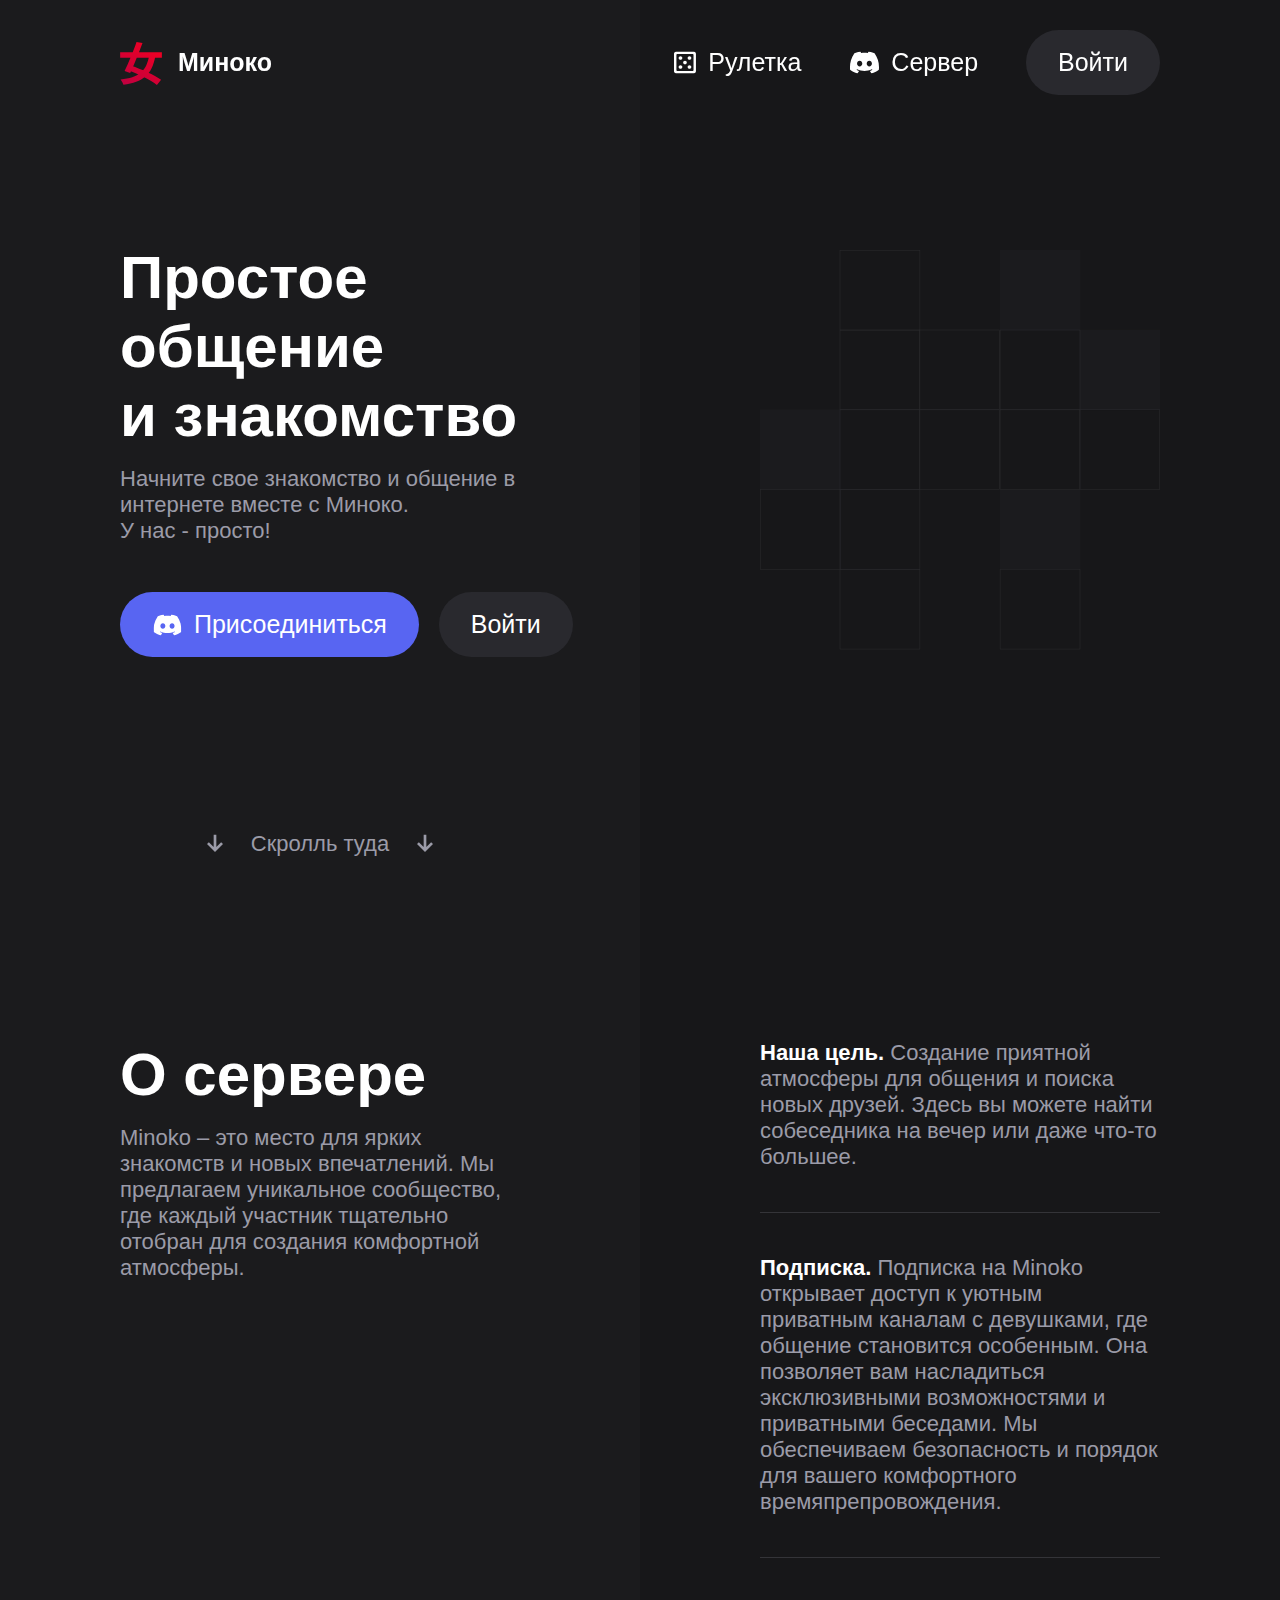
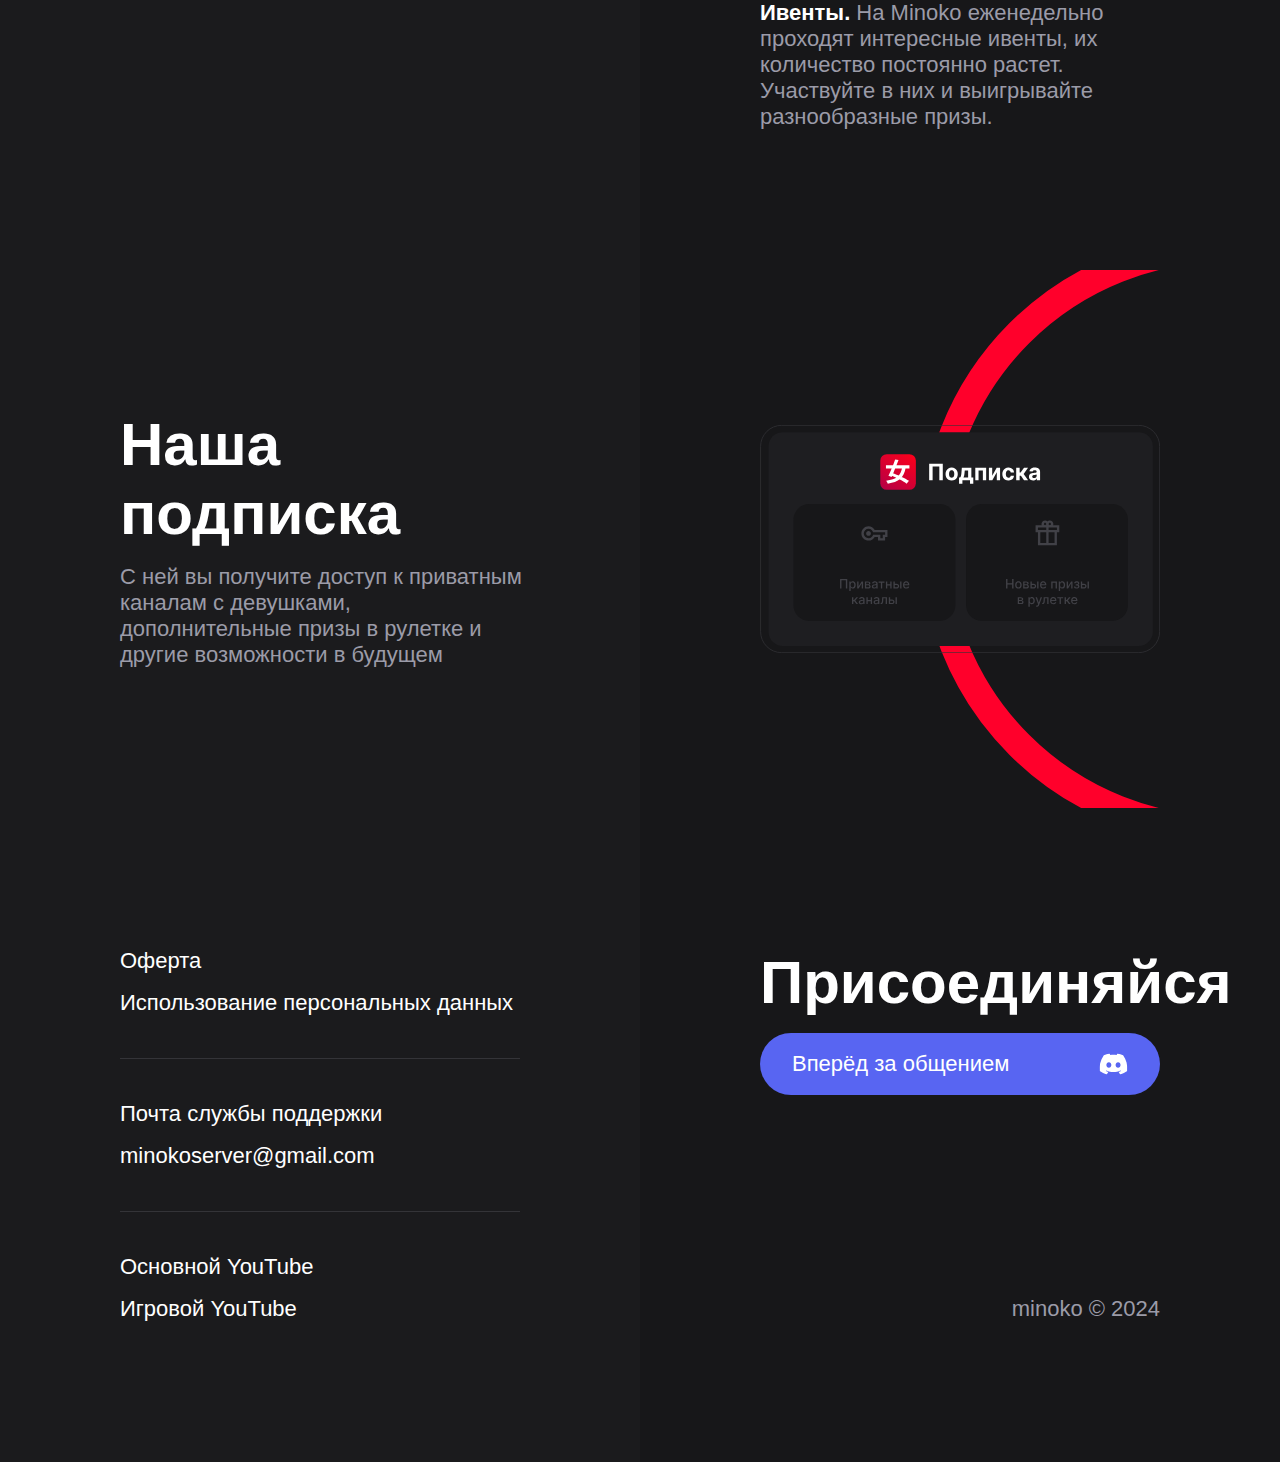
<file: index.html>
<!DOCTYPE html>
<html lang="en">
<head>
    <meta charset="UTF-8">
    <meta name="viewport" content="width=device-width, initial-scale=1.0">
    <title>Миноко</title>
    <link rel="stylesheet" href="/styles/main.css">
    <script src="/scripts/main.js"></script>
    <link rel="shortcut icon" href="/src/logo_site.png" type="image/x-icon">
    <meta property="og:type" content="website">
    <meta property="og:url" content="https://minoko.vercel.app">
    <meta property="og:title" content="Minoko">
    <meta property="og:site_name" content="Discord Community">
    <meta property="og:description" content="Начните свое знакомство и общение в интернете вместе с Миноко. У нас - просто!">
    <meta property="og:image" content="https://minoko.vercel.app/src/imgs/logo_site.png">
    <meta name="apple-mobile-web-app-title" content="Discord | All in One">
    <meta name="application-name" content="Discord Community">
    <meta name="theme-color" content="#2D2D31" data-react-helmet="true"/>
</head>
<body>
    <div class="header">
        <a href="/">
            <div class="header__logo-container">
                    <svg class="icon-logo" width="42" height="44" viewBox="0 0 42 44" fill="none" xmlns="http://www.w3.org/2000/svg">
                        <path d="M0.159227 11.2034H41.8763V16.7779H0.159227V11.2034ZM16.5171 0.876953L22.5028 1.92788C18.8931 11.7974 13.8669 24.043 10.1658 31.9477L4.59138 29.9373C8.24677 22.4894 13.2729 10.2439 16.5171 0.876953ZM29.3109 13.945L35.3423 15.3157C31.6869 34.3237 23.2338 40.9491 3.44907 43.8734C2.90077 42.1828 1.66707 39.8525 0.570458 38.436C18.8931 36.3342 26.2952 30.8054 29.3109 13.945ZM7.60707 29.0234L11.3082 24.7283C21.0406 27.9725 34.3828 33.9582 41.0995 38.8473L36.8958 44.0105C30.7731 39.0757 17.7965 32.6788 7.60707 29.0234Z" fill="url(#paint0_linear_273_24)"/><defs><linearGradient id="paint0_linear_273_24" x1="48.8723" y1="-4.66866" x2="6.31641" y2="59.4857" gradientUnits="userSpaceOnUse"><stop stop-color="#FF002B"/><stop offset="0.0001" stop-color="#FF0019"/><stop offset="1" stop-color="#B30047"/></linearGradient></defs>
                    </svg>
                <div class="header__logo-container__text header-text logo-text">Миноко</div>
            </div>
        </a>
        <div class="header__links">
            <a href="/">
                <div class="header__links__link">
                        <svg class="icon-header" width="23" height="23" viewBox="0 0 23 23" fill="none" xmlns="http://www.w3.org/2000/svg">
                            <mask id="mask0_273_48" style="mask-type:alpha" maskUnits="userSpaceOnUse" x="0" y="0" width="23" height="23"><rect x="0.972595" y="0.5" width="22" height="22" fill="#D9D9D9"/></mask><g mask="url(#mask0_273_48)"><path d="M11.9726 13.3333C12.4819 13.3333 12.9147 13.1551 13.2712 12.7986C13.6277 12.4421 13.8059 12.0093 13.8059 11.5C13.8059 10.9907 13.6277 10.5579 13.2712 10.2014C12.9147 9.84491 12.4819 9.66667 11.9726 9.66667C11.4633 9.66667 11.0305 9.84491 10.674 10.2014C10.3175 10.5579 10.1393 10.9907 10.1393 11.5C10.1393 12.0093 10.3175 12.4421 10.674 12.7986C11.0305 13.1551 11.4633 13.3333 11.9726 13.3333Z" fill="white"/><path d="M7.4726 8.83333C7.98185 8.83333 8.41472 8.65509 8.77121 8.29861C9.12769 7.94213 9.30593 7.50926 9.30593 7C9.30593 6.49074 9.12769 6.05787 8.77121 5.70139C8.41472 5.34491 7.98185 5.16667 7.4726 5.16667C6.96334 5.16667 6.53047 5.34491 6.17398 5.70139C5.8175 6.05787 5.63926 6.49074 5.63926 7C5.63926 7.50926 5.8175 7.94213 6.17398 8.29861C6.53047 8.65509 6.96334 8.83333 7.4726 8.83333Z" fill="white"/><path d="M16.4726 8.83333C16.9819 8.83333 17.4147 8.65509 17.7712 8.29861C18.1277 7.94213 18.3059 7.50926 18.3059 7C18.3059 6.49074 18.1277 6.05787 17.7712 5.70139C17.4147 5.34491 16.9819 5.16667 16.4726 5.16667C15.9633 5.16667 15.5305 5.34491 15.174 5.70139C14.8175 6.05787 14.6393 6.49074 14.6393 7C14.6393 7.50926 14.8175 7.94213 15.174 8.29861C15.5305 8.65509 15.9633 8.83333 16.4726 8.83333Z" fill="white"/><path d="M16.4726 17.8333C16.9819 17.8333 17.4147 17.6551 17.7712 17.2986C18.1277 16.9421 18.3059 16.5093 18.3059 16C18.3059 15.4907 18.1277 15.0579 17.7712 14.7014C17.4147 14.3449 16.9819 14.1667 16.4726 14.1667C15.9633 14.1667 15.5305 14.3449 15.174 14.7014C14.8175 15.0579 14.6393 15.4907 14.6393 16C14.6393 16.5093 14.8175 16.9421 15.174 17.2986C15.5305 17.6551 15.9633 17.8333 16.4726 17.8333Z" fill="white"/><path fill-rule="evenodd" clip-rule="evenodd" d="M1.69065 21.7819C2.16935 22.2606 2.74482 22.5 3.41704 22.5H20.5282C21.2004 22.5 21.7758 22.2606 22.2545 21.7819C22.7332 21.3032 22.9726 20.7278 22.9726 20.0556V2.94444C22.9726 2.27222 22.7332 1.69676 22.2545 1.21806C21.7758 0.739352 21.2004 0.5 20.5282 0.5H3.41704C2.74482 0.5 2.16935 0.739352 1.69065 1.21806C1.21195 1.69676 0.972595 2.27222 0.972595 2.94444V20.0556C0.972595 20.7278 1.21195 21.3032 1.69065 21.7819ZM20.5282 19.0556C20.5282 19.6078 20.0804 20.0556 19.5281 20.0556H4.41704C3.86475 20.0556 3.41704 19.6078 3.41704 19.0556V3.94444C3.41704 3.39216 3.86476 2.94444 4.41704 2.94444H19.5282C20.0804 2.94444 20.5282 3.39216 20.5282 3.94445V19.0556Z" fill="white"/><path d="M7.4726 17.8333C7.98185 17.8333 8.41472 17.6551 8.77121 17.2986C9.12769 16.9421 9.30593 16.5093 9.30593 16C9.30593 15.4907 9.12769 15.0579 8.77121 14.7014C8.41472 14.3449 7.98185 14.1667 7.4726 14.1667C6.96334 14.1667 6.53047 14.3449 6.17398 14.7014C5.8175 15.0579 5.63926 15.4907 5.63926 16C5.63926 16.5093 5.8175 16.9421 6.17398 17.2986C6.53047 17.6551 6.96334 17.8333 7.4726 17.8333Z" fill="white"/></g>
                        </svg>
                    <p class="header__links__link__text default-text">Рулетка</p>
                </div>
            </a>
            <a href="https://discord.gg/EgGqCZWNKK">
                <div class="header__links__link">
                            <svg class="icon-header" width="30" height="23" viewBox="0 0 30 23" fill="none" xmlns="http://www.w3.org/2000/svg">
                                <g clip-path="url(#clip0_273_35)"><path d="M25.5617 2.34247C23.6545 1.46933 21.6412 0.849904 19.5731 0.5C19.2901 1.00591 19.034 1.52642 18.806 2.05936C16.603 1.7274 14.3628 1.7274 12.1598 2.05936C11.9317 1.52648 11.6756 1.00597 11.3927 0.5C9.32329 0.852858 7.30863 1.47376 5.39957 2.34703C1.60962 7.95434 0.582223 13.4224 1.09592 18.8128C3.31541 20.4526 5.79966 21.6998 8.44067 22.5C9.03535 21.7002 9.56156 20.8517 10.0137 19.9635C9.1549 19.6427 8.32598 19.247 7.53656 18.7808C7.74432 18.6301 7.94752 18.4749 8.14387 18.3242C10.4409 19.4044 12.948 19.9645 15.4863 19.9645C18.0247 19.9645 20.5318 19.4044 22.8288 18.3242C23.0274 18.4863 23.2306 18.6416 23.4361 18.7808C22.6452 19.2477 21.8147 19.6442 20.9544 19.9658C21.406 20.8535 21.9322 21.7013 22.5274 22.5C25.1707 21.703 27.6568 20.4564 29.8767 18.8151C30.4795 12.5639 28.8471 7.14612 25.5617 2.34247ZM10.6644 15.4977C9.23291 15.4977 8.05026 14.1986 8.05026 12.6005C8.05026 11.0023 9.19181 9.69178 10.6598 9.69178C12.1279 9.69178 13.3014 11.0023 13.2763 12.6005C13.2512 14.1986 12.1233 15.4977 10.6644 15.4977ZM20.3083 15.4977C18.8745 15.4977 17.6964 14.1986 17.6964 12.6005C17.6964 11.0023 18.8379 9.69178 20.3083 9.69178C21.7786 9.69178 22.943 11.0023 22.9178 12.6005C22.8927 14.1986 21.7672 15.4977 20.3083 15.4977Z" fill="white"/></g><defs><clipPath id="clip0_273_35"><rect width="29.0274" height="22" fill="white" transform="translate(0.972656 0.5)"/></clipPath></defs>
                            </svg>
                    <p class="header__links__link__text default-text">Сервер</p>
                </div>
            </a>
            <a href="/auth.html">
                <button class="header__links__button sing-in" id="sing-in">
                    <p class="header__links__button_text default-text">Войти</p>
                </button>
            </a>
        </div>
    </div>
    <div class="header-mobile">
        <div class="header-mobile__container">
            <a href="/">
                <div class="header-mobile__container__logo-container">
                    <img src="/src/logo_site.png" alt="" class="icon-logo">
                    <h1 class="header-text logo-text">Миноко</h1>
                </div>
            </a>
            <button class="menu" onclick="toggleMenu()">
                <svg width="28" height="28" viewBox="0 0 28 28" fill="none" xmlns="http://www.w3.org/2000/svg"><mask id="mask0_344_953" style="mask-type:alpha" maskUnits="userSpaceOnUse" x="0" y="0" width="28" height="28"><rect width="28" height="28" fill="#D9D9D9"/></mask><g mask="url(#mask0_344_953)"><path d="M3.5 21V18.6667H24.5V21H3.5ZM3.5 15.1667V12.8333H24.5V15.1667H3.5ZM3.5 9.33333V7H24.5V9.33333H3.5Z" fill="white"/></g>
                </svg>
            </button>
        </div>
        <div class="header-mobile__links">
            <a href="/">
                <div class="header__links__link">
                    <svg class="icon-header" width="23" height="23" viewBox="0 0 23 23" fill="none" xmlns="http://www.w3.org/2000/svg">
                        <mask id="mask0_273_48" style="mask-type:alpha" maskUnits="userSpaceOnUse" x="0" y="0" width="23" height="23"><rect x="0.972595" y="0.5" width="22" height="22" fill="#D9D9D9"/></mask><g mask="url(#mask0_273_48)"><path d="M11.9726 13.3333C12.4819 13.3333 12.9147 13.1551 13.2712 12.7986C13.6277 12.4421 13.8059 12.0093 13.8059 11.5C13.8059 10.9907 13.6277 10.5579 13.2712 10.2014C12.9147 9.84491 12.4819 9.66667 11.9726 9.66667C11.4633 9.66667 11.0305 9.84491 10.674 10.2014C10.3175 10.5579 10.1393 10.9907 10.1393 11.5C10.1393 12.0093 10.3175 12.4421 10.674 12.7986C11.0305 13.1551 11.4633 13.3333 11.9726 13.3333Z" fill="white"/><path d="M7.4726 8.83333C7.98185 8.83333 8.41472 8.65509 8.77121 8.29861C9.12769 7.94213 9.30593 7.50926 9.30593 7C9.30593 6.49074 9.12769 6.05787 8.77121 5.70139C8.41472 5.34491 7.98185 5.16667 7.4726 5.16667C6.96334 5.16667 6.53047 5.34491 6.17398 5.70139C5.8175 6.05787 5.63926 6.49074 5.63926 7C5.63926 7.50926 5.8175 7.94213 6.17398 8.29861C6.53047 8.65509 6.96334 8.83333 7.4726 8.83333Z" fill="white"/><path d="M16.4726 8.83333C16.9819 8.83333 17.4147 8.65509 17.7712 8.29861C18.1277 7.94213 18.3059 7.50926 18.3059 7C18.3059 6.49074 18.1277 6.05787 17.7712 5.70139C17.4147 5.34491 16.9819 5.16667 16.4726 5.16667C15.9633 5.16667 15.5305 5.34491 15.174 5.70139C14.8175 6.05787 14.6393 6.49074 14.6393 7C14.6393 7.50926 14.8175 7.94213 15.174 8.29861C15.5305 8.65509 15.9633 8.83333 16.4726 8.83333Z" fill="white"/><path d="M16.4726 17.8333C16.9819 17.8333 17.4147 17.6551 17.7712 17.2986C18.1277 16.9421 18.3059 16.5093 18.3059 16C18.3059 15.4907 18.1277 15.0579 17.7712 14.7014C17.4147 14.3449 16.9819 14.1667 16.4726 14.1667C15.9633 14.1667 15.5305 14.3449 15.174 14.7014C14.8175 15.0579 14.6393 15.4907 14.6393 16C14.6393 16.5093 14.8175 16.9421 15.174 17.2986C15.5305 17.6551 15.9633 17.8333 16.4726 17.8333Z" fill="white"/><path fill-rule="evenodd" clip-rule="evenodd" d="M1.69065 21.7819C2.16935 22.2606 2.74482 22.5 3.41704 22.5H20.5282C21.2004 22.5 21.7758 22.2606 22.2545 21.7819C22.7332 21.3032 22.9726 20.7278 22.9726 20.0556V2.94444C22.9726 2.27222 22.7332 1.69676 22.2545 1.21806C21.7758 0.739352 21.2004 0.5 20.5282 0.5H3.41704C2.74482 0.5 2.16935 0.739352 1.69065 1.21806C1.21195 1.69676 0.972595 2.27222 0.972595 2.94444V20.0556C0.972595 20.7278 1.21195 21.3032 1.69065 21.7819ZM20.5282 19.0556C20.5282 19.6078 20.0804 20.0556 19.5281 20.0556H4.41704C3.86475 20.0556 3.41704 19.6078 3.41704 19.0556V3.94444C3.41704 3.39216 3.86476 2.94444 4.41704 2.94444H19.5282C20.0804 2.94444 20.5282 3.39216 20.5282 3.94445V19.0556Z" fill="white"/><path d="M7.4726 17.8333C7.98185 17.8333 8.41472 17.6551 8.77121 17.2986C9.12769 16.9421 9.30593 16.5093 9.30593 16C9.30593 15.4907 9.12769 15.0579 8.77121 14.7014C8.41472 14.3449 7.98185 14.1667 7.4726 14.1667C6.96334 14.1667 6.53047 14.3449 6.17398 14.7014C5.8175 15.0579 5.63926 15.4907 5.63926 16C5.63926 16.5093 5.8175 16.9421 6.17398 17.2986C6.53047 17.6551 6.96334 17.8333 7.4726 17.8333Z" fill="white"/></g>
                    </svg>
                    <p class="default-text">Рулетка</p>
                </div>
            </a>
            <a href="https://discord.gg/EgGqCZWNKK">
                <div class="header__links__link">
                    <svg class="icon-header" width="30" height="23" viewBox="0 0 30 23" fill="none" xmlns="http://www.w3.org/2000/svg">
                        <g clip-path="url(#clip0_273_35)"><path d="M25.5617 2.34247C23.6545 1.46933 21.6412 0.849904 19.5731 0.5C19.2901 1.00591 19.034 1.52642 18.806 2.05936C16.603 1.7274 14.3628 1.7274 12.1598 2.05936C11.9317 1.52648 11.6756 1.00597 11.3927 0.5C9.32329 0.852858 7.30863 1.47376 5.39957 2.34703C1.60962 7.95434 0.582223 13.4224 1.09592 18.8128C3.31541 20.4526 5.79966 21.6998 8.44067 22.5C9.03535 21.7002 9.56156 20.8517 10.0137 19.9635C9.1549 19.6427 8.32598 19.247 7.53656 18.7808C7.74432 18.6301 7.94752 18.4749 8.14387 18.3242C10.4409 19.4044 12.948 19.9645 15.4863 19.9645C18.0247 19.9645 20.5318 19.4044 22.8288 18.3242C23.0274 18.4863 23.2306 18.6416 23.4361 18.7808C22.6452 19.2477 21.8147 19.6442 20.9544 19.9658C21.406 20.8535 21.9322 21.7013 22.5274 22.5C25.1707 21.703 27.6568 20.4564 29.8767 18.8151C30.4795 12.5639 28.8471 7.14612 25.5617 2.34247ZM10.6644 15.4977C9.23291 15.4977 8.05026 14.1986 8.05026 12.6005C8.05026 11.0023 9.19181 9.69178 10.6598 9.69178C12.1279 9.69178 13.3014 11.0023 13.2763 12.6005C13.2512 14.1986 12.1233 15.4977 10.6644 15.4977ZM20.3083 15.4977C18.8745 15.4977 17.6964 14.1986 17.6964 12.6005C17.6964 11.0023 18.8379 9.69178 20.3083 9.69178C21.7786 9.69178 22.943 11.0023 22.9178 12.6005C22.8927 14.1986 21.7672 15.4977 20.3083 15.4977Z" fill="white"/></g><defs><clipPath id="clip0_273_35"><rect width="29.0274" height="22" fill="white" transform="translate(0.972656 0.5)"/></clipPath></defs>
                    </svg>
                    <p class="default-text">Сервер</p>
                </div>
            </a>
            <div class="header__links__button sing-in_scroll default-text">Войти</div>
        </div>
    </div>
    <div class="screen screen-s1">
        <div class="screen__left left-s1">
            <div class="screen__left__container container">
                <div class="screen__left__container__block">
                    <div class="screen__left__container__block__texts texts">
                        <h1 class="header-text">Простое общение<br>и знакомство</h1>
                        <p class="description small-text">Начните свое знакомство и общение в интернете вместе с Миноко.<br>У нас - просто!</p>
                    </div>
                    <div class="screen__left__container__block__buttons">
                        <a href="https://discord.gg/EgGqCZWNKK">
                            <button class="join">
                                    <svg class="icon-discord" width="30" height="23" viewBox="0 0 30 23" fill="none" xmlns="http://www.w3.org/2000/svg"><g clip-path="url(#clip0_273_35)"><path d="M25.5617 2.34247C23.6545 1.46933 21.6412 0.849904 19.5731 0.5C19.2901 1.00591 19.034 1.52642 18.806 2.05936C16.603 1.7274 14.3628 1.7274 12.1598 2.05936C11.9317 1.52648 11.6756 1.00597 11.3927 0.5C9.32329 0.852858 7.30863 1.47376 5.39957 2.34703C1.60962 7.95434 0.582223 13.4224 1.09592 18.8128C3.31541 20.4526 5.79966 21.6998 8.44067 22.5C9.03535 21.7002 9.56156 20.8517 10.0137 19.9635C9.1549 19.6427 8.32598 19.247 7.53656 18.7808C7.74432 18.6301 7.94752 18.4749 8.14387 18.3242C10.4409 19.4044 12.948 19.9645 15.4863 19.9645C18.0247 19.9645 20.5318 19.4044 22.8288 18.3242C23.0274 18.4863 23.2306 18.6416 23.4361 18.7808C22.6452 19.2477 21.8147 19.6442 20.9544 19.9658C21.406 20.8535 21.9322 21.7013 22.5274 22.5C25.1707 21.703 27.6568 20.4564 29.8767 18.8151C30.4795 12.5639 28.8471 7.14612 25.5617 2.34247ZM10.6644 15.4977C9.23291 15.4977 8.05026 14.1986 8.05026 12.6005C8.05026 11.0023 9.19181 9.69178 10.6598 9.69178C12.1279 9.69178 13.3014 11.0023 13.2763 12.6005C13.2512 14.1986 12.1233 15.4977 10.6644 15.4977ZM20.3083 15.4977C18.8745 15.4977 17.6964 14.1986 17.6964 12.6005C17.6964 11.0023 18.8379 9.69178 20.3083 9.69178C21.7786 9.69178 22.943 11.0023 22.9178 12.6005C22.8927 14.1986 21.7672 15.4977 20.3083 15.4977Z" fill="white"/></g><defs><clipPath id="clip0_273_35"><rect width="29.0274" height="22" fill="white" transform="translate(0.972656 0.5)"/></clipPath></defs>
                                    </svg>
                                <p class="default-text">Присоединиться</p>
                            </button>
                        </a>
                        <a href="/auth.html">
                            <button class="sing-in default-text">Войти</button>
                        </a>
                    </div>
                </div>
            </div>
            <div class="screen__left__scroll scroll">
                    <svg class="icon" width="32" height="32" viewBox="0 0 32 32" fill="none" xmlns="http://www.w3.org/2000/svg"><mask id="mask0_280_9" style="mask-type:alpha" maskUnits="userSpaceOnUse" x="0" y="0" width="32" height="32"><rect width="32" height="32" fill="#D9D9D9"/></mask><g mask="url(#mask0_280_9)"><path d="M16 23.9993L8 15.9993L9.86667 14.1327L14.6667 18.9327V6.66602H17.3333V18.9327L22.1333 14.1327L24 15.9993L16 23.9993Z" fill="#9B9BA8"/></g></svg>
                <p class="small-text">Скролль туда</p>
                    <svg class="icon" width="32" height="32" viewBox="0 0 32 32" fill="none" xmlns="http://www.w3.org/2000/svg"><mask id="mask0_280_9" style="mask-type:alpha" maskUnits="userSpaceOnUse" x="0" y="0" width="32" height="32"><rect width="32" height="32" fill="#D9D9D9"/></mask><g mask="url(#mask0_280_9)"><path d="M16 23.9993L8 15.9993L9.86667 14.1327L14.6667 18.9327V6.66602H17.3333V18.9327L22.1333 14.1327L24 15.9993L16 23.9993Z" fill="#9B9BA8"/></g></svg>
            </div>
        </div>
        <div class="screen__right right right-s1">
            <img src="/src/line.svg" class="line-img">
        </div>
    </div>
    <div class="screen screen-s2">
        <div class="screen__left left-s2">
            <div class="screen__left__texts texts">
                <h1 class="header-text">О сервере</h1>
                <p class="description small-text">Minoko – это место для ярких знакомств и новых впечатлений. Мы предлагаем уникальное сообщество, где каждый участник тщательно отобран для создания комфортной атмосферы.</p>
            </div>
        </div>
        <div class="screen__right right-s2">
            <div class="screen__right__container">
                    <p class="small-text"><b>Наша цель. </b>Создание приятной атмосферы для общения и поиска новых друзей. Здесь вы можете найти собеседника на вечер или даже что-то большее.</p>
                    <div class="line"></div>
                    <p class="small-text"><b>Подписка. </b>Подписка на Minoko открывает доступ к уютным приватным каналам с девушками, где общение становится особенным. Она позволяет вам насладиться эксклюзивными возможностями и приватными беседами. Мы обеспечиваем безопасность и порядок для вашего комфортного времяпрепровождения.</p>
                    <div class="line"></div>
                    <p class="small-text"><b>Ивенты. </b>На Minoko еженедельно проходят интересные ивенты, их количество постоянно растет. Участвуйте в них и выигрывайте разнообразные призы.</p>
            </div>
        </div>
    </div>
    <div class="screen screen-s3">
        <div class="screen__left left-s3">
            <div class="screen__texts texts">
                <h1 class="header-text">Наша подписка</h1>
                <p class="small-text description">С ней вы получите доступ к приватным каналам с девушками, дополнительные призы в рулетке и другие возможности в будущем</p>
            </div>
        </div>
        <div class="screen__right right-s3">
            <img class="card" src="/src/card.svg" alt="">
            <!-- <svg class="circle" width="349" height="610" viewBox="0 0 349 610" fill="none" xmlns="http://www.w3.org/2000/svg"><circle cx="305" cy="305" r="291" stroke="#FF002B" stroke-width="28"/></svg> -->
            <div class="circle-div"></div>
        </div>
    </div>
    <div class="screen screen-s4">
        <div class="screen__left left-s4">
            <div class="screen__left__container">
                <div class="texts">
                    <div class="footer-text">Оферта</div>
                    <div class="footer-text">Использование персональных данных</div>
                </div>
                <div class="line"></div>
                <div class="texts">
                    <div class="footer-text">Почта службы поддержки</div>
                    <div class="footer-text"><a href="mailto:minokoserver@gmail.com">minokoserver@gmail.com</a></div>
                </div>
                <div class="line"></div>
                <div class="texts">
                    <div class="footer-text">Основной YouTube</div>
                    <div class="footer-text">Игровой YouTube</div>
                </div>
            </div>
        </div>
        <div class="screen__right right-s4">
            <div class="screen__right__texts texts">
                <h1 class="header-text">Присоединяйся</h1>
                <a href="https://discord.gg/EgGqCZWNKK">
                    <button class="join">
                        <p class="footer-text">Вперёд за общением</p>
                            <svg class="icon-discord" width="30" height="23" viewBox="0 0 30 23" fill="none" xmlns="http://www.w3.org/2000/svg"><g clip-path="url(#clip0_273_35)"><path d="M25.5617 2.34247C23.6545 1.46933 21.6412 0.849904 19.5731 0.5C19.2901 1.00591 19.034 1.52642 18.806 2.05936C16.603 1.7274 14.3628 1.7274 12.1598 2.05936C11.9317 1.52648 11.6756 1.00597 11.3927 0.5C9.32329 0.852858 7.30863 1.47376 5.39957 2.34703C1.60962 7.95434 0.582223 13.4224 1.09592 18.8128C3.31541 20.4526 5.79966 21.6998 8.44067 22.5C9.03535 21.7002 9.56156 20.8517 10.0137 19.9635C9.1549 19.6427 8.32598 19.247 7.53656 18.7808C7.74432 18.6301 7.94752 18.4749 8.14387 18.3242C10.4409 19.4044 12.948 19.9645 15.4863 19.9645C18.0247 19.9645 20.5318 19.4044 22.8288 18.3242C23.0274 18.4863 23.2306 18.6416 23.4361 18.7808C22.6452 19.2477 21.8147 19.6442 20.9544 19.9658C21.406 20.8535 21.9322 21.7013 22.5274 22.5C25.1707 21.703 27.6568 20.4564 29.8767 18.8151C30.4795 12.5639 28.8471 7.14612 25.5617 2.34247ZM10.6644 15.4977C9.23291 15.4977 8.05026 14.1986 8.05026 12.6005C8.05026 11.0023 9.19181 9.69178 10.6598 9.69178C12.1279 9.69178 13.3014 11.0023 13.2763 12.6005C13.2512 14.1986 12.1233 15.4977 10.6644 15.4977ZM20.3083 15.4977C18.8745 15.4977 17.6964 14.1986 17.6964 12.6005C17.6964 11.0023 18.8379 9.69178 20.3083 9.69178C21.7786 9.69178 22.943 11.0023 22.9178 12.6005C22.8927 14.1986 21.7672 15.4977 20.3083 15.4977Z" fill="white"/></g><defs><clipPath id="clip0_273_35"><rect width="29.0274" height="22" fill="white" transform="translate(0.972656 0.5)"/></clipPath></defs>
                            </svg>
                    </button>
                </a>
            </div>
            <div class="small-text copyright">minoko © 2024</div>
        </div>
    </div>
</body>
</html>
</file>
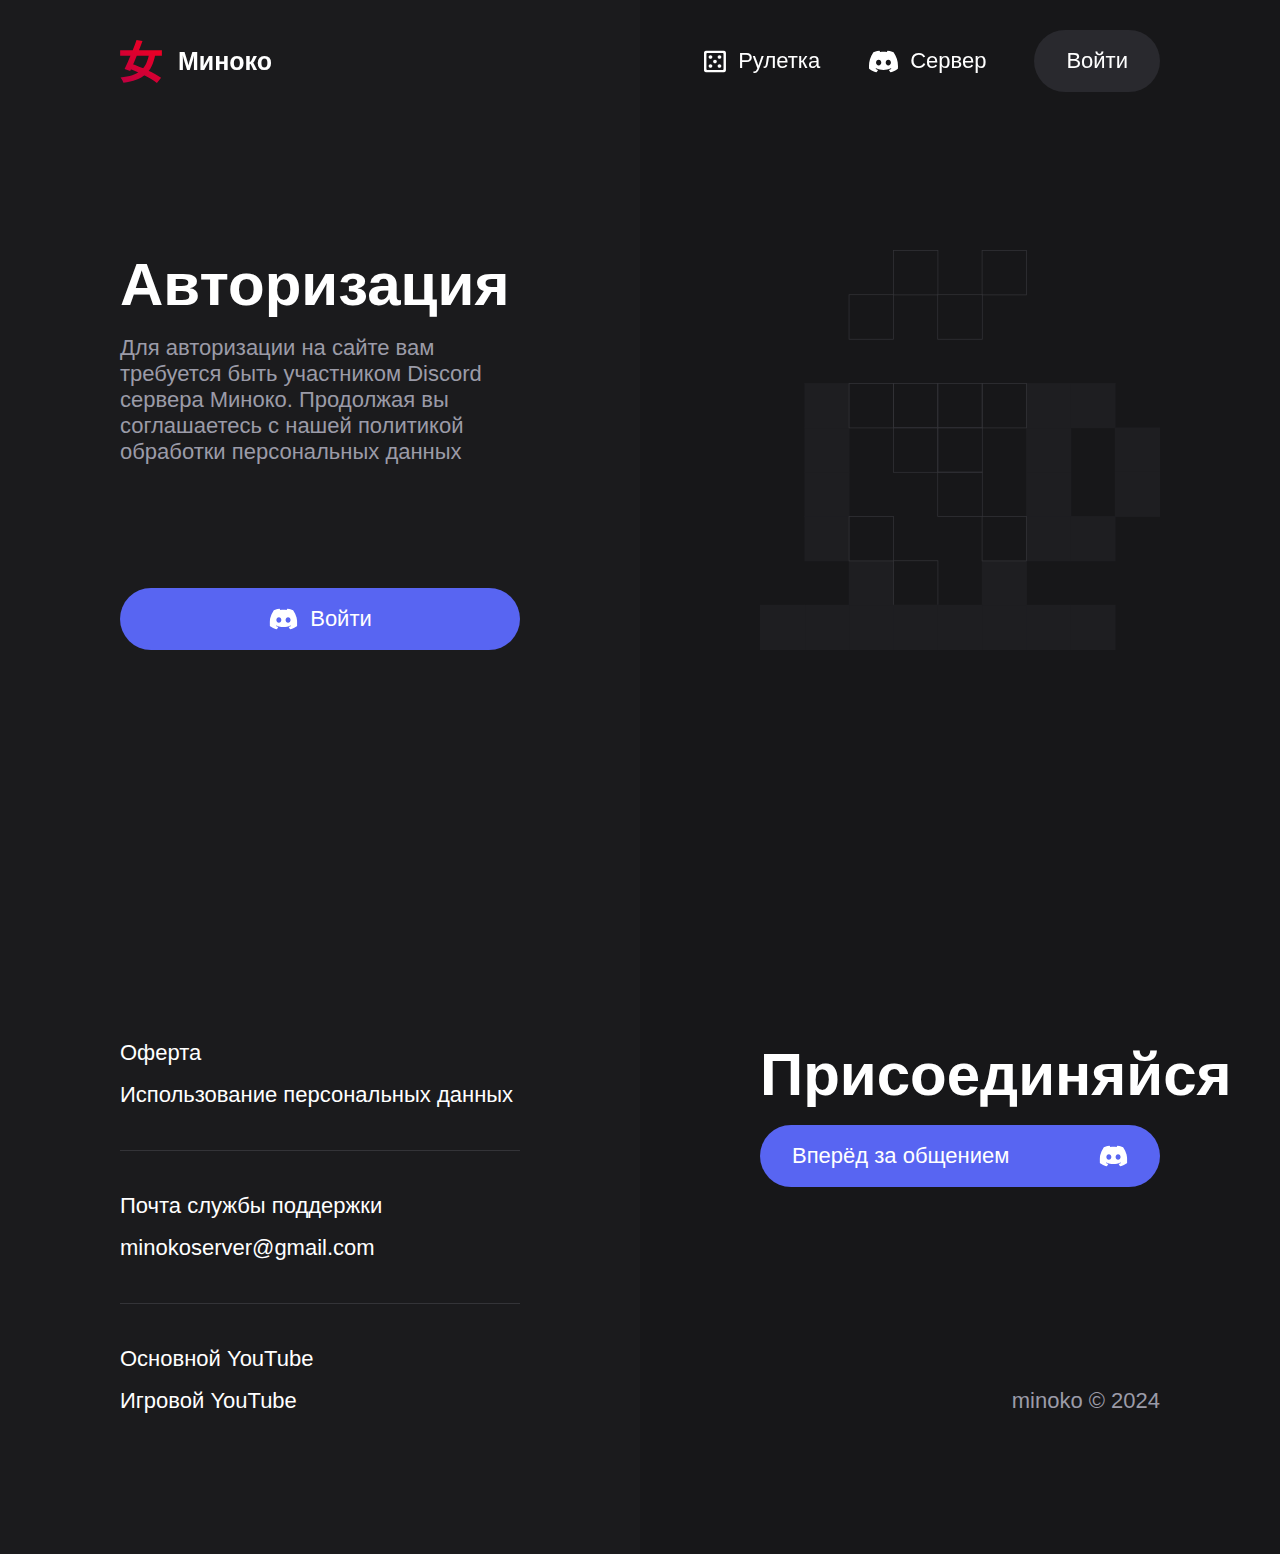
<file: auth.html>
<!DOCTYPE html>
<html lang="en">
    <head>
        <meta charset="UTF-8">
        <meta name="viewport" content="width=device-width, initial-scale=1.0">
        <title>Миноко | Авторизация</title>
        <link rel="stylesheet" href="/styles/main.css">
        <script src="/scripts/main.js"></script>
        <link rel="shortcut icon" href="/src/logo_site.png" type="image/x-icon">
        <meta property="og:type" content="website">
        <meta property="og:url" content="https://minoko.vercel.app">
        <meta property="og:title" content="Minoko">
        <meta property="og:site_name" content="Discord Community">
        <meta property="og:description" content="Начните свое знакомство и общение в интернете вместе с Миноко. У нас - просто!">
        <meta property="og:image" content="https://minoko.vercel.app/src/imgs/logo_site.png">
        <meta name="apple-mobile-web-app-title" content="Discord | All in One">
        <meta name="application-name" content="Discord Community">
        <meta name="theme-color" content="#2D2D31" data-react-helmet="true"/>
    </head>
<body>
    <div class="header">
        <a href="/">
            <div class="header__logo-container">
                    <svg class="icon-logo" width="42" height="44" viewBox="0 0 42 44" fill="none" xmlns="http://www.w3.org/2000/svg">
                        <path d="M0.159227 11.2034H41.8763V16.7779H0.159227V11.2034ZM16.5171 0.876953L22.5028 1.92788C18.8931 11.7974 13.8669 24.043 10.1658 31.9477L4.59138 29.9373C8.24677 22.4894 13.2729 10.2439 16.5171 0.876953ZM29.3109 13.945L35.3423 15.3157C31.6869 34.3237 23.2338 40.9491 3.44907 43.8734C2.90077 42.1828 1.66707 39.8525 0.570458 38.436C18.8931 36.3342 26.2952 30.8054 29.3109 13.945ZM7.60707 29.0234L11.3082 24.7283C21.0406 27.9725 34.3828 33.9582 41.0995 38.8473L36.8958 44.0105C30.7731 39.0757 17.7965 32.6788 7.60707 29.0234Z" fill="url(#paint0_linear_273_24)"/><defs><linearGradient id="paint0_linear_273_24" x1="48.8723" y1="-4.66866" x2="6.31641" y2="59.4857" gradientUnits="userSpaceOnUse"><stop stop-color="#FF002B"/><stop offset="0.0001" stop-color="#FF0019"/><stop offset="1" stop-color="#B30047"/></linearGradient></defs>
                    </svg>
                <div class="header__logo-container__text header-text logo-text">Миноко</div>
            </div>
        </a>
        <div class="header__links">
            <a href="/">
                <div class="header__links__link">
                        <svg class="icon-header" width="23" height="23" viewBox="0 0 23 23" fill="none" xmlns="http://www.w3.org/2000/svg">
                            <mask id="mask0_273_48" style="mask-type:alpha" maskUnits="userSpaceOnUse" x="0" y="0" width="23" height="23"><rect x="0.972595" y="0.5" width="22" height="22" fill="#D9D9D9"/></mask><g mask="url(#mask0_273_48)"><path d="M11.9726 13.3333C12.4819 13.3333 12.9147 13.1551 13.2712 12.7986C13.6277 12.4421 13.8059 12.0093 13.8059 11.5C13.8059 10.9907 13.6277 10.5579 13.2712 10.2014C12.9147 9.84491 12.4819 9.66667 11.9726 9.66667C11.4633 9.66667 11.0305 9.84491 10.674 10.2014C10.3175 10.5579 10.1393 10.9907 10.1393 11.5C10.1393 12.0093 10.3175 12.4421 10.674 12.7986C11.0305 13.1551 11.4633 13.3333 11.9726 13.3333Z" fill="white"/><path d="M7.4726 8.83333C7.98185 8.83333 8.41472 8.65509 8.77121 8.29861C9.12769 7.94213 9.30593 7.50926 9.30593 7C9.30593 6.49074 9.12769 6.05787 8.77121 5.70139C8.41472 5.34491 7.98185 5.16667 7.4726 5.16667C6.96334 5.16667 6.53047 5.34491 6.17398 5.70139C5.8175 6.05787 5.63926 6.49074 5.63926 7C5.63926 7.50926 5.8175 7.94213 6.17398 8.29861C6.53047 8.65509 6.96334 8.83333 7.4726 8.83333Z" fill="white"/><path d="M16.4726 8.83333C16.9819 8.83333 17.4147 8.65509 17.7712 8.29861C18.1277 7.94213 18.3059 7.50926 18.3059 7C18.3059 6.49074 18.1277 6.05787 17.7712 5.70139C17.4147 5.34491 16.9819 5.16667 16.4726 5.16667C15.9633 5.16667 15.5305 5.34491 15.174 5.70139C14.8175 6.05787 14.6393 6.49074 14.6393 7C14.6393 7.50926 14.8175 7.94213 15.174 8.29861C15.5305 8.65509 15.9633 8.83333 16.4726 8.83333Z" fill="white"/><path d="M16.4726 17.8333C16.9819 17.8333 17.4147 17.6551 17.7712 17.2986C18.1277 16.9421 18.3059 16.5093 18.3059 16C18.3059 15.4907 18.1277 15.0579 17.7712 14.7014C17.4147 14.3449 16.9819 14.1667 16.4726 14.1667C15.9633 14.1667 15.5305 14.3449 15.174 14.7014C14.8175 15.0579 14.6393 15.4907 14.6393 16C14.6393 16.5093 14.8175 16.9421 15.174 17.2986C15.5305 17.6551 15.9633 17.8333 16.4726 17.8333Z" fill="white"/><path fill-rule="evenodd" clip-rule="evenodd" d="M1.69065 21.7819C2.16935 22.2606 2.74482 22.5 3.41704 22.5H20.5282C21.2004 22.5 21.7758 22.2606 22.2545 21.7819C22.7332 21.3032 22.9726 20.7278 22.9726 20.0556V2.94444C22.9726 2.27222 22.7332 1.69676 22.2545 1.21806C21.7758 0.739352 21.2004 0.5 20.5282 0.5H3.41704C2.74482 0.5 2.16935 0.739352 1.69065 1.21806C1.21195 1.69676 0.972595 2.27222 0.972595 2.94444V20.0556C0.972595 20.7278 1.21195 21.3032 1.69065 21.7819ZM20.5282 19.0556C20.5282 19.6078 20.0804 20.0556 19.5281 20.0556H4.41704C3.86475 20.0556 3.41704 19.6078 3.41704 19.0556V3.94444C3.41704 3.39216 3.86476 2.94444 4.41704 2.94444H19.5282C20.0804 2.94444 20.5282 3.39216 20.5282 3.94445V19.0556Z" fill="white"/><path d="M7.4726 17.8333C7.98185 17.8333 8.41472 17.6551 8.77121 17.2986C9.12769 16.9421 9.30593 16.5093 9.30593 16C9.30593 15.4907 9.12769 15.0579 8.77121 14.7014C8.41472 14.3449 7.98185 14.1667 7.4726 14.1667C6.96334 14.1667 6.53047 14.3449 6.17398 14.7014C5.8175 15.0579 5.63926 15.4907 5.63926 16C5.63926 16.5093 5.8175 16.9421 6.17398 17.2986C6.53047 17.6551 6.96334 17.8333 7.4726 17.8333Z" fill="white"/></g>
                        </svg>
                    <p class="header__links__link__text default-text text-auth">Рулетка</p>
                </div>
            </a>
            <a href="https://discord.gg/EgGqCZWNKK">
                <div class="header__links__link">
                            <svg class="icon-header" width="30" height="23" viewBox="0 0 30 23" fill="none" xmlns="http://www.w3.org/2000/svg">
                                <g clip-path="url(#clip0_273_35)"><path d="M25.5617 2.34247C23.6545 1.46933 21.6412 0.849904 19.5731 0.5C19.2901 1.00591 19.034 1.52642 18.806 2.05936C16.603 1.7274 14.3628 1.7274 12.1598 2.05936C11.9317 1.52648 11.6756 1.00597 11.3927 0.5C9.32329 0.852858 7.30863 1.47376 5.39957 2.34703C1.60962 7.95434 0.582223 13.4224 1.09592 18.8128C3.31541 20.4526 5.79966 21.6998 8.44067 22.5C9.03535 21.7002 9.56156 20.8517 10.0137 19.9635C9.1549 19.6427 8.32598 19.247 7.53656 18.7808C7.74432 18.6301 7.94752 18.4749 8.14387 18.3242C10.4409 19.4044 12.948 19.9645 15.4863 19.9645C18.0247 19.9645 20.5318 19.4044 22.8288 18.3242C23.0274 18.4863 23.2306 18.6416 23.4361 18.7808C22.6452 19.2477 21.8147 19.6442 20.9544 19.9658C21.406 20.8535 21.9322 21.7013 22.5274 22.5C25.1707 21.703 27.6568 20.4564 29.8767 18.8151C30.4795 12.5639 28.8471 7.14612 25.5617 2.34247ZM10.6644 15.4977C9.23291 15.4977 8.05026 14.1986 8.05026 12.6005C8.05026 11.0023 9.19181 9.69178 10.6598 9.69178C12.1279 9.69178 13.3014 11.0023 13.2763 12.6005C13.2512 14.1986 12.1233 15.4977 10.6644 15.4977ZM20.3083 15.4977C18.8745 15.4977 17.6964 14.1986 17.6964 12.6005C17.6964 11.0023 18.8379 9.69178 20.3083 9.69178C21.7786 9.69178 22.943 11.0023 22.9178 12.6005C22.8927 14.1986 21.7672 15.4977 20.3083 15.4977Z" fill="white"/></g><defs><clipPath id="clip0_273_35"><rect width="29.0274" height="22" fill="white" transform="translate(0.972656 0.5)"/></clipPath></defs>
                            </svg>
                    <p class="header__links__link__text default-text text-auth">Сервер</p>
                </div>
            </a>
            <a href="/auth.html">
                <button class="header__links__button sing-in" id="sing-in">
                    <p class="header__links__button_text default-text text-auth">Войти</p>
                </button>
            </a>
        </div>
    </div>
    <div class="header-mobile">
        <div class="header-mobile__container">
            <a href="/">
                <div class="header-mobile__container__logo-container">
                    <img src="/src/logo_site.png" alt="" class="icon-logo">
                    <h1 class="header-text logo-text">Миноко</h1>
                </div>
            </a>
            <button class="menu" onclick="toggleMenu()">
                <svg width="28" height="28" viewBox="0 0 28 28" fill="none" xmlns="http://www.w3.org/2000/svg"><mask id="mask0_344_953" style="mask-type:alpha" maskUnits="userSpaceOnUse" x="0" y="0" width="28" height="28"><rect width="28" height="28" fill="#D9D9D9"/></mask><g mask="url(#mask0_344_953)"><path d="M3.5 21V18.6667H24.5V21H3.5ZM3.5 15.1667V12.8333H24.5V15.1667H3.5ZM3.5 9.33333V7H24.5V9.33333H3.5Z" fill="white"/></g>
                </svg>
            </button>
        </div>
        <div class="header-mobile__links">
            <a href="/">
                <div class="header__links__link">
                    <svg class="icon-header" width="23" height="23" viewBox="0 0 23 23" fill="none" xmlns="http://www.w3.org/2000/svg">
                        <mask id="mask0_273_48" style="mask-type:alpha" maskUnits="userSpaceOnUse" x="0" y="0" width="23" height="23"><rect x="0.972595" y="0.5" width="22" height="22" fill="#D9D9D9"/></mask><g mask="url(#mask0_273_48)"><path d="M11.9726 13.3333C12.4819 13.3333 12.9147 13.1551 13.2712 12.7986C13.6277 12.4421 13.8059 12.0093 13.8059 11.5C13.8059 10.9907 13.6277 10.5579 13.2712 10.2014C12.9147 9.84491 12.4819 9.66667 11.9726 9.66667C11.4633 9.66667 11.0305 9.84491 10.674 10.2014C10.3175 10.5579 10.1393 10.9907 10.1393 11.5C10.1393 12.0093 10.3175 12.4421 10.674 12.7986C11.0305 13.1551 11.4633 13.3333 11.9726 13.3333Z" fill="white"/><path d="M7.4726 8.83333C7.98185 8.83333 8.41472 8.65509 8.77121 8.29861C9.12769 7.94213 9.30593 7.50926 9.30593 7C9.30593 6.49074 9.12769 6.05787 8.77121 5.70139C8.41472 5.34491 7.98185 5.16667 7.4726 5.16667C6.96334 5.16667 6.53047 5.34491 6.17398 5.70139C5.8175 6.05787 5.63926 6.49074 5.63926 7C5.63926 7.50926 5.8175 7.94213 6.17398 8.29861C6.53047 8.65509 6.96334 8.83333 7.4726 8.83333Z" fill="white"/><path d="M16.4726 8.83333C16.9819 8.83333 17.4147 8.65509 17.7712 8.29861C18.1277 7.94213 18.3059 7.50926 18.3059 7C18.3059 6.49074 18.1277 6.05787 17.7712 5.70139C17.4147 5.34491 16.9819 5.16667 16.4726 5.16667C15.9633 5.16667 15.5305 5.34491 15.174 5.70139C14.8175 6.05787 14.6393 6.49074 14.6393 7C14.6393 7.50926 14.8175 7.94213 15.174 8.29861C15.5305 8.65509 15.9633 8.83333 16.4726 8.83333Z" fill="white"/><path d="M16.4726 17.8333C16.9819 17.8333 17.4147 17.6551 17.7712 17.2986C18.1277 16.9421 18.3059 16.5093 18.3059 16C18.3059 15.4907 18.1277 15.0579 17.7712 14.7014C17.4147 14.3449 16.9819 14.1667 16.4726 14.1667C15.9633 14.1667 15.5305 14.3449 15.174 14.7014C14.8175 15.0579 14.6393 15.4907 14.6393 16C14.6393 16.5093 14.8175 16.9421 15.174 17.2986C15.5305 17.6551 15.9633 17.8333 16.4726 17.8333Z" fill="white"/><path fill-rule="evenodd" clip-rule="evenodd" d="M1.69065 21.7819C2.16935 22.2606 2.74482 22.5 3.41704 22.5H20.5282C21.2004 22.5 21.7758 22.2606 22.2545 21.7819C22.7332 21.3032 22.9726 20.7278 22.9726 20.0556V2.94444C22.9726 2.27222 22.7332 1.69676 22.2545 1.21806C21.7758 0.739352 21.2004 0.5 20.5282 0.5H3.41704C2.74482 0.5 2.16935 0.739352 1.69065 1.21806C1.21195 1.69676 0.972595 2.27222 0.972595 2.94444V20.0556C0.972595 20.7278 1.21195 21.3032 1.69065 21.7819ZM20.5282 19.0556C20.5282 19.6078 20.0804 20.0556 19.5281 20.0556H4.41704C3.86475 20.0556 3.41704 19.6078 3.41704 19.0556V3.94444C3.41704 3.39216 3.86476 2.94444 4.41704 2.94444H19.5282C20.0804 2.94444 20.5282 3.39216 20.5282 3.94445V19.0556Z" fill="white"/><path d="M7.4726 17.8333C7.98185 17.8333 8.41472 17.6551 8.77121 17.2986C9.12769 16.9421 9.30593 16.5093 9.30593 16C9.30593 15.4907 9.12769 15.0579 8.77121 14.7014C8.41472 14.3449 7.98185 14.1667 7.4726 14.1667C6.96334 14.1667 6.53047 14.3449 6.17398 14.7014C5.8175 15.0579 5.63926 15.4907 5.63926 16C5.63926 16.5093 5.8175 16.9421 6.17398 17.2986C6.53047 17.6551 6.96334 17.8333 7.4726 17.8333Z" fill="white"/></g>
                    </svg>
                    <p class="default-text">Рулетка</p>
                </div>
            </a>
            <a href="https://discord.gg/EgGqCZWNKK">
                <div class="header__links__link">
                    <svg class="icon-header" width="30" height="23" viewBox="0 0 30 23" fill="none" xmlns="http://www.w3.org/2000/svg">
                        <g clip-path="url(#clip0_273_35)"><path d="M25.5617 2.34247C23.6545 1.46933 21.6412 0.849904 19.5731 0.5C19.2901 1.00591 19.034 1.52642 18.806 2.05936C16.603 1.7274 14.3628 1.7274 12.1598 2.05936C11.9317 1.52648 11.6756 1.00597 11.3927 0.5C9.32329 0.852858 7.30863 1.47376 5.39957 2.34703C1.60962 7.95434 0.582223 13.4224 1.09592 18.8128C3.31541 20.4526 5.79966 21.6998 8.44067 22.5C9.03535 21.7002 9.56156 20.8517 10.0137 19.9635C9.1549 19.6427 8.32598 19.247 7.53656 18.7808C7.74432 18.6301 7.94752 18.4749 8.14387 18.3242C10.4409 19.4044 12.948 19.9645 15.4863 19.9645C18.0247 19.9645 20.5318 19.4044 22.8288 18.3242C23.0274 18.4863 23.2306 18.6416 23.4361 18.7808C22.6452 19.2477 21.8147 19.6442 20.9544 19.9658C21.406 20.8535 21.9322 21.7013 22.5274 22.5C25.1707 21.703 27.6568 20.4564 29.8767 18.8151C30.4795 12.5639 28.8471 7.14612 25.5617 2.34247ZM10.6644 15.4977C9.23291 15.4977 8.05026 14.1986 8.05026 12.6005C8.05026 11.0023 9.19181 9.69178 10.6598 9.69178C12.1279 9.69178 13.3014 11.0023 13.2763 12.6005C13.2512 14.1986 12.1233 15.4977 10.6644 15.4977ZM20.3083 15.4977C18.8745 15.4977 17.6964 14.1986 17.6964 12.6005C17.6964 11.0023 18.8379 9.69178 20.3083 9.69178C21.7786 9.69178 22.943 11.0023 22.9178 12.6005C22.8927 14.1986 21.7672 15.4977 20.3083 15.4977Z" fill="white"/></g><defs><clipPath id="clip0_273_35"><rect width="29.0274" height="22" fill="white" transform="translate(0.972656 0.5)"/></clipPath></defs>
                    </svg>
                    <p class="default-text">Сервер</p>
                </div>
            </a>
            <div class="header__links__button sing-in_scroll default-text">Войти</div>
        </div>
    </div>
    <div class="screen screen-s1">
        <div class="screen__left left-s1 left-auth">
            <div class="screen__left__container container container-auth">
                <div class="screen__left__container__block">
                    <div class="screen__left__container__block__texts texts">
                        <h1 class="header-text">Авторизация</h1>
                        <p class="description small-text">Для авторизации на сайте вам требуется быть участником Discord сервера Миноко. Продолжая вы соглашаетесь с нашей политикой обработки персональных данных</p>
                    </div>
                </div>
                <a href="https://discord.gg/EgGqCZWNKK">
                    <button class="join join-auth">
                            <svg class="icon-discord" width="30" height="23" viewBox="0 0 30 23" fill="none" xmlns="http://www.w3.org/2000/svg"><g clip-path="url(#clip0_273_35)"><path d="M25.5617 2.34247C23.6545 1.46933 21.6412 0.849904 19.5731 0.5C19.2901 1.00591 19.034 1.52642 18.806 2.05936C16.603 1.7274 14.3628 1.7274 12.1598 2.05936C11.9317 1.52648 11.6756 1.00597 11.3927 0.5C9.32329 0.852858 7.30863 1.47376 5.39957 2.34703C1.60962 7.95434 0.582223 13.4224 1.09592 18.8128C3.31541 20.4526 5.79966 21.6998 8.44067 22.5C9.03535 21.7002 9.56156 20.8517 10.0137 19.9635C9.1549 19.6427 8.32598 19.247 7.53656 18.7808C7.74432 18.6301 7.94752 18.4749 8.14387 18.3242C10.4409 19.4044 12.948 19.9645 15.4863 19.9645C18.0247 19.9645 20.5318 19.4044 22.8288 18.3242C23.0274 18.4863 23.2306 18.6416 23.4361 18.7808C22.6452 19.2477 21.8147 19.6442 20.9544 19.9658C21.406 20.8535 21.9322 21.7013 22.5274 22.5C25.1707 21.703 27.6568 20.4564 29.8767 18.8151C30.4795 12.5639 28.8471 7.14612 25.5617 2.34247ZM10.6644 15.4977C9.23291 15.4977 8.05026 14.1986 8.05026 12.6005C8.05026 11.0023 9.19181 9.69178 10.6598 9.69178C12.1279 9.69178 13.3014 11.0023 13.2763 12.6005C13.2512 14.1986 12.1233 15.4977 10.6644 15.4977ZM20.3083 15.4977C18.8745 15.4977 17.6964 14.1986 17.6964 12.6005C17.6964 11.0023 18.8379 9.69178 20.3083 9.69178C21.7786 9.69178 22.943 11.0023 22.9178 12.6005C22.8927 14.1986 21.7672 15.4977 20.3083 15.4977Z" fill="white"/></g><defs><clipPath id="clip0_273_35"><rect width="29.0274" height="22" fill="white" transform="translate(0.972656 0.5)"/></clipPath></defs>
                            </svg>
                        <p class="default-text text-auth">Войти</p>
                    </button>
                </a>
            </div>
        </div>
        <div class="screen__right right right-s1">
            <img src="/src/line_auth.svg" class="line-img">
        </div>
    </div>
    <div class="screen screen-s4">
        <div class="screen__left left-s4">
            <div class="screen__left__container">
                <div class="texts">
                    <div class="footer-text">Оферта</div>
                    <div class="footer-text">Использование персональных данных</div>
                </div>
                <div class="line"></div>
                <div class="texts">
                    <div class="footer-text">Почта службы поддержки</div>
                    <div class="footer-text"><a href="mailto:minokoserver@gmail.com">minokoserver@gmail.com</a></div>
                </div>
                <div class="line"></div>
                <div class="texts">
                    <div class="footer-text">Основной YouTube</div>
                    <div class="footer-text">Игровой YouTube</div>
                </div>
            </div>
        </div>
        <div class="screen__right right-s4">
            <div class="screen__right__texts texts">
                <h1 class="header-text">Присоединяйся</h1>
                <a href="https://discord.gg/EgGqCZWNKK">
                    <button class="join">
                        <p class="footer-text">Вперёд за общением</p>
                            <svg class="icon-discord" width="30" height="23" viewBox="0 0 30 23" fill="none" xmlns="http://www.w3.org/2000/svg"><g clip-path="url(#clip0_273_35)"><path d="M25.5617 2.34247C23.6545 1.46933 21.6412 0.849904 19.5731 0.5C19.2901 1.00591 19.034 1.52642 18.806 2.05936C16.603 1.7274 14.3628 1.7274 12.1598 2.05936C11.9317 1.52648 11.6756 1.00597 11.3927 0.5C9.32329 0.852858 7.30863 1.47376 5.39957 2.34703C1.60962 7.95434 0.582223 13.4224 1.09592 18.8128C3.31541 20.4526 5.79966 21.6998 8.44067 22.5C9.03535 21.7002 9.56156 20.8517 10.0137 19.9635C9.1549 19.6427 8.32598 19.247 7.53656 18.7808C7.74432 18.6301 7.94752 18.4749 8.14387 18.3242C10.4409 19.4044 12.948 19.9645 15.4863 19.9645C18.0247 19.9645 20.5318 19.4044 22.8288 18.3242C23.0274 18.4863 23.2306 18.6416 23.4361 18.7808C22.6452 19.2477 21.8147 19.6442 20.9544 19.9658C21.406 20.8535 21.9322 21.7013 22.5274 22.5C25.1707 21.703 27.6568 20.4564 29.8767 18.8151C30.4795 12.5639 28.8471 7.14612 25.5617 2.34247ZM10.6644 15.4977C9.23291 15.4977 8.05026 14.1986 8.05026 12.6005C8.05026 11.0023 9.19181 9.69178 10.6598 9.69178C12.1279 9.69178 13.3014 11.0023 13.2763 12.6005C13.2512 14.1986 12.1233 15.4977 10.6644 15.4977ZM20.3083 15.4977C18.8745 15.4977 17.6964 14.1986 17.6964 12.6005C17.6964 11.0023 18.8379 9.69178 20.3083 9.69178C21.7786 9.69178 22.943 11.0023 22.9178 12.6005C22.8927 14.1986 21.7672 15.4977 20.3083 15.4977Z" fill="white"/></g><defs><clipPath id="clip0_273_35"><rect width="29.0274" height="22" fill="white" transform="translate(0.972656 0.5)"/></clipPath></defs>
                            </svg>
                    </button>
                </a>
            </div>
            <div class="small-text copyright">minoko © 2024</div>
        </div>
    </div>
</body>
</html>
</file>
<file: styles/main.css>
@import url('/styles/block.css');
@import url('/styles/elements.css');
@import url('/styles/modificators.css');

* {
    font-family: 'Inter', sans-serif;
    margin: 0;
    box-sizing: border-box;
    scrollbar-width: thin;
    scrollbar-color: #404040 #1b1b1d;
    scroll-behavior: smooth;
}

*::-webkit-scrollbar-track {
    background: #404040;
}

*::-webkit-scrollbar-thumb {
    background-color: #404040;
    border-radius: 9999px;
    border: 3px solid #1b1b1d;
}

:root {
    --size-header: 60px;
    --size-default: 25px;
    --size-mini: 22px;
}

body {
    width: 100%;
    height: 100%;
    background-color: #171719;
}

b {
    color: white;
}

button:hover , a:hover {
    cursor: pointer;
}

a, button {
    appearance: none;
    background: none;
    border: none;
    padding: 0;
    margin: 0;
    font: inherit;
    color: inherit;
    outline: none;
    text-decoration: none;
}

@media (max-width: 1024px) {
    :root {
        --size-header: 40px;
        --size-default: 12px;
        --size-mini: 12px;
    }

    .screen__left, .screen__right {
        padding: 90px 60px 90px 60px;
    }

    .header {
        top: 20px;
        left: 60px;
        right: 60px;
    }

    .logo-text {
        font-size: 16px;
    }

    .header-scroll {
        padding: 8px 20px;
    }

    .header__logo-container, .texts {
        gap: 10px;
    }

    .header__links {
        gap: 32px;
    }

    .header__links__link, .header__links__button {
        gap: 6px;
    }

    .screen__left__container__block__buttons {
        gap: 14px;
    }

    .screen__left__container {
        display: flex;
        gap: 26px;
        flex-direction: column;
    }

    .screen__left__container__block {
        gap: 32px;
    }

    .screen__right__container {
        gap: 26px;
    }

    .link {
        gap: 14px;
    }

    .sing-in, .sing-in_scroll, .join {
        padding: 12px 20px 12px 20px;
        gap: 6px;
    }

    .scroll {
        gap: 14px;
    }

    .icon-logo {
        height: 25px;
    }

    .icon-header {
        height: 14px;
    }

    .icon-discord {
        height: 14px;
    }

    .icon {
        height: 20px;
    }

    .circle-div {
        width: 400px;
        height: 400px;
        border-width: 18px;
        right: -200px;
    }

    .description {
        width: 260px;
    }
}

@media (max-width: 768px) {
    :root {
        --size-header: 32px;
    }

    .header {
        top: 14px;
        left: 30px;
        right: 30px;
    }

    .logo-text {
        font-size: 14px;
    }

    .header-scroll {
        padding: 6px 16px;
    }

    .screen__left, .screen__right {
        padding: 80px 40px;
        overflow: hidden;
    }

    .letf-s1 {
        justify-content: space-between;
    }

    .header__logo-container, .texts {
        gap: 8px;
    }

    .screen__left__container {
        gap: 20px;
    }

    .screen__left__container__block {
        gap: 26px;
    }

    .screen__left__container__block__buttons {
        gap: 12px;
    }

    .screen__right__container {
        gap: 20px;
    }

    .sing-in, .sing-in_scroll, .join {
        padding: 10px 16px;
    }

    .icon-logo {
        height: 20px;
    }

    .icon-header {
        height: 10px;
    }

    .icon {
        height: 16px;
    }

    .scroll {
        gap: 12px;
    }

    .description {
        width: 260px;
    }

    .circle-div {
        width: 300px;
        height: 300px;
        border-width: 14px;
        right: -150px;
    }
}

@media (max-width: 520px) {
    :root {
        --size-header: 32px;
    }

    .screen-s1 {
        height: auto;
    }

    .left-s1, .right-s1 {
        height: 50vh;
        justify-content: space-between;
    }
    
    .right-s4 {
        gap: 80px;
    }

    .screen-s1, .screen-s3 {
        flex-direction: column-reverse;
    }

    .screen-s2, .screen-s4 {
        flex-direction: column;
    }

    .screen__left, .screen__right {
        width: 100%;
        padding: 40px 80px;
    }

    .header {
        display: none;
    }

    .header-mobile {
        display: flex;
    }

    .header-mobile__links {
        flex-wrap: wrap;
        gap: 18px;
    }

    .icon-logo {
        width: 26px;
        height: 26px;
    }

    .icon-header, .icon-discord, .icon {
        height: 16px;
    }

    .sing-in, .join, .sing-in_scroll {
        padding: 12px 18px;
        gap: 6px;
    }

    .logo-text {
        font-size: 16px;
    }

    .circle-div {
        right: auto;
    }

    .scroll {
        gap: 14px;
    }

    .screen__left__container {
        gap: 20px;
    }

    .screen__left__container__block {
        gap: 42px;
    }

    .screen__left__container__block__buttons {
        gap: 14px;
    }

    .left-s4 > .screen__left__container > .texts {
        gap: 4px;
    }

    .description {
        width: 100%;
    }
}

@media (max-width: 320px) {
    :root {
        --size-header: 28px;
    }

    .header-mobile {
        top: 20px;
        left: 40px;
        right: 40px;
    }

    .header-mobile__links {
        flex-direction: column;
        align-items: flex-end;
        gap: 28px;
    }

    .screen__left, .screen__right {
        width: 100%;
        padding: 40px;
        gap: 10px;
    }

    .logo-text {
        font-size: 14px;
    }

    .icon-discord {
        height: 14px;
    }

    .right-s4 {
        gap: 60px;
    }

    .sing-in, .join, .sing-in_scroll {
        padding: 10px 14px;
        gap: 6px;
    }

    .texts {
        gap: 8px;
    }

    .scroll {
        gap: 14px;
    }

    .circle-div {
        width: 200px;
        height: 200px;
    }

    .screen__left__container {
        gap: 16px;
    }

    .screen__left__container__block {
        gap: 26px;
    }

    .screen__left__container__block__buttons {
        justify-content: space-between;
    }

    .left-s4 > .screen__left__container > .texts {
        gap: 4px;
    }

    .left-s4 > .screen__right__container {
        gap: 20px;
    }

    .screen__right__container {
        gap: 16px;
    }
}
</file>
